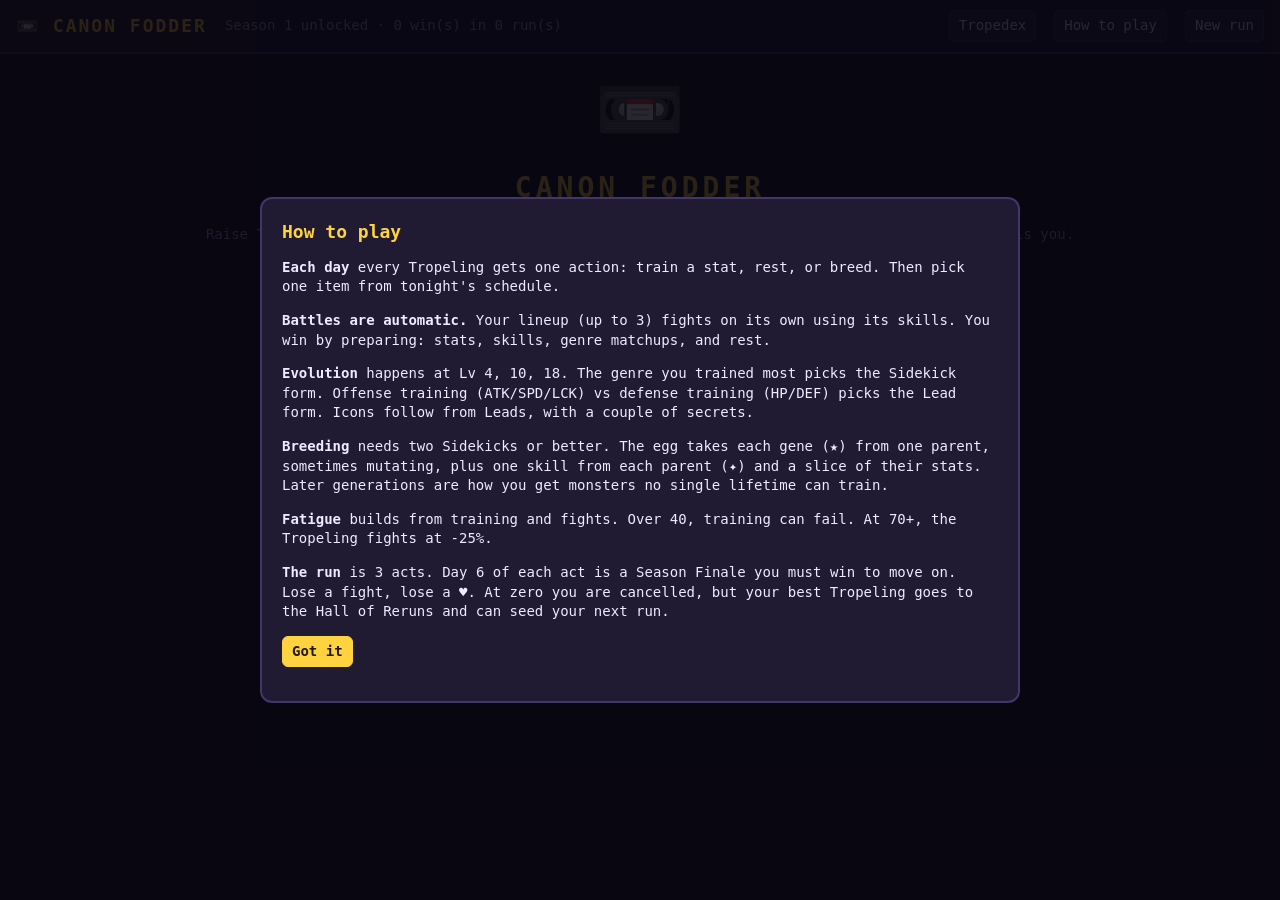
<file: canon-fodder/index.html>
<!doctype html>
<html lang="en">
<head>
<meta charset="utf-8">
<meta name="viewport" content="width=device-width, initial-scale=1">
<title>Canon Fodder</title>
<meta name="claude:viewport-fit-sides" content="cover">
<style>
  :root { color-scheme:dark; --gl:max(16px, env(safe-area-inset-left, 0px)); --gr:max(16px, env(safe-area-inset-right, 0px)); --bg:#14101f; --panel:#211a33; --panel2:#2c2344; --line:#43366a; --text:#efeaff; --dim:#a79cc9; --accent:#ffd23f; --good:#5fe08a; --bad:#ff5d73; }
  * { box-sizing: border-box; }
  body { margin:0; background:var(--bg); color:var(--text); font:14px/1.4 ui-monospace, "SF Mono", Menlo, Consolas, monospace; }
  button { font:inherit; color:var(--text); background:var(--panel2); border:1px solid var(--line); border-radius:6px; padding:5px 9px; cursor:pointer; }
  button:hover:not(:disabled) { border-color:var(--accent); }
  button:disabled { opacity:.4; cursor:default; }
  button.primary { background:var(--accent); color:#221a00; border-color:var(--accent); font-weight:700; }
  button.on { border-color:var(--good); color:var(--good); }
  body::before { content:""; position:fixed; inset:0 0 auto; height:env(safe-area-inset-top, 0px); z-index:10; background:var(--panel); }
  header { display:flex; flex-wrap:wrap; gap:8px 18px; align-items:center; padding-block:10px; padding-left:var(--gl); padding-right:var(--gr); border-bottom:2px solid var(--line); background:var(--panel); position:sticky; top:env(safe-area-inset-top, 0px); z-index:5; }
  header h1 { font-size:18px; margin:0; letter-spacing:2px; color:var(--accent); }
  header .sp { flex:1; }
  .wrap { max-width:1200px; margin:0 auto; padding-block:16px; padding-left:var(--gl); padding-right:var(--gr); display:grid; grid-template-columns:1fr 330px; gap:16px; }
  @media (max-width:900px) { .wrap { grid-template-columns:1fr; } }
  .wrap > div { min-width:0; }
  input { font:inherit; color:var(--text); background:#0d0a16; border:1px solid var(--line); border-radius:6px; padding:6px 8px; }
  :focus-visible { outline:2px solid var(--accent); outline-offset:1px; }
  @media (max-width:520px) { .arena { grid-template-columns:1fr; } .arena > .dim { text-align:center; } .unit .e { font-size:26px; } .modal { padding:14px; } .big { font-size:54px; } header h1 { font-size:15px; } button { padding:7px 10px; } .row button { font-size:13px; padding:6px 9px; } }
  @media (prefers-reduced-motion: reduce) { * { animation:none !important; transition:none !important; } }
  h2 { font-size:13px; text-transform:uppercase; letter-spacing:2px; color:var(--dim); margin:0 0 8px; }
  .cards { display:grid; grid-template-columns:repeat(auto-fill, minmax(min(290px, 100%), 1fr)); gap:12px; }
  .card { background:var(--panel); border:1px solid var(--line); border-radius:10px; padding:12px; }
  .card.team { border-color:var(--accent); }
  .card.pickme { outline:2px dashed var(--good); cursor:pointer; }
  .top { display:flex; gap:10px; align-items:center; }
  .emoji { font-size:44px; line-height:1; width:56px; text-align:center; }
  .name { font-weight:700; font-size:15px; cursor:pointer; }
  .sub { color:var(--dim); font-size:12px; }
  .badge { display:inline-block; padding:0 6px; border-radius:9px; font-size:11px; border:1px solid currentColor; }
  .bar { height:6px; background:#0d0a16; border-radius:3px; overflow:hidden; margin:3px 0; }
  .bar > i { display:block; height:100%; background:var(--accent); transition:width .25s; }
  .stats { display:grid; grid-template-columns:repeat(5, 1fr); gap:4px; margin:8px 0; text-align:center; }
  .stats div { background:var(--panel2); border-radius:6px; padding:3px 0; }
  .stats b { display:block; font-size:10px; color:var(--dim); }
  .stats small { display:block; font-size:9px; color:var(--accent); letter-spacing:-1px; }
  .skills { display:flex; flex-wrap:wrap; gap:4px; margin:6px 0; min-height:22px; }
  .chip { font-size:11px; padding:1px 7px; border-radius:9px; background:var(--panel2); border:1px solid var(--line); cursor:help; }
  .chip.inh { border-color:var(--accent); }
  .chip.passive { font-style:italic; }
  .row { display:flex; flex-wrap:wrap; gap:4px; margin-top:6px; }
  .row button { font-size:12px; padding:3px 7px; }
  .opt { background:var(--panel); border:1px solid var(--line); border-radius:10px; padding:10px; margin-bottom:10px; }
  .opt .foes { font-size:24px; margin:4px 0; }
  .log { background:var(--panel); border:1px solid var(--line); border-radius:10px; padding:10px; max-height:260px; overflow:auto; font-size:12px; color:var(--dim); }
  .log div:first-child { color:var(--text); }
  .overlay { position:fixed; inset:0; background:rgba(8,5,16,.86); display:flex; align-items:center; justify-content:center; z-index:20; padding:calc(16px + env(safe-area-inset-top, 0px)) var(--gr) calc(16px + env(safe-area-inset-bottom, 0px)) var(--gl); overflow:auto; }
  .modal { background:var(--panel); border:2px solid var(--line); border-radius:12px; padding:20px; max-width:760px; width:100%; max-height:95vh; overflow:auto; }
  .modal h3 { margin:0 0 10px; color:var(--accent); font-size:18px; }
  .center { text-align:center; }
  .big { font-size:72px; line-height:1.1; }
  .arena { display:grid; grid-template-columns:1fr auto 1fr; gap:10px; align-items:center; margin:12px 0; }
  .side { display:flex; flex-direction:column; gap:8px; }
  .unit { background:var(--panel2); border:1px solid var(--line); border-radius:8px; padding:6px 8px; display:flex; gap:8px; align-items:center; transition:transform .12s, opacity .3s; position:relative; }
  .unit .e { font-size:34px; }
  .unit .info { flex:1; min-width:0; font-size:12px; }
  .unit.acting { border-color:var(--accent); transform:scale(1.04); }
  .unit.hit { animation:shake .25s; border-color:var(--bad); }
  .unit.healed { border-color:var(--good); }
  .unit.ko { opacity:.3; filter:grayscale(1); }
  .unit .pop { position:absolute; right:8px; top:-8px; font-weight:700; color:var(--bad); animation:rise .7s forwards; pointer-events:none; }
  .unit .pop.heal { color:var(--good); }
  .side.right .unit { flex-direction:row-reverse; text-align:right; }
  .hpbar > i { background:var(--good); }
  @keyframes shake { 25% { transform:translateX(-5px);} 75% { transform:translateX(5px);} }
  @keyframes rise { to { transform:translateY(-22px); opacity:0; } }
  .ticker { min-height:66px; background:#0d0a16; border-radius:8px; padding:8px 10px; font-size:13px; }
  .ticker div:not(:last-child) { color:var(--dim); font-size:12px; }
  .grid2 { display:grid; grid-template-columns:repeat(auto-fill, minmax(200px, 1fr)); gap:10px; }
  .dex { display:grid; grid-template-columns:repeat(auto-fill, minmax(150px, 1fr)); gap:8px; }
  .dex div { background:var(--panel2); border-radius:8px; padding:8px; text-align:center; font-size:12px; }
  .dex .e { font-size:30px; }
  .toast { position:fixed; bottom:calc(18px + env(safe-area-inset-bottom, 0px)); left:50%; transform:translateX(-50%); background:var(--accent); color:#221a00; padding:8px 14px; border-radius:8px; z-index:50; max-width:90vw; font-weight:600; }
  .good { color:var(--good); } .bad { color:var(--bad); } .dim { color:var(--dim); } .acc { color:var(--accent); }
  .wheel { font-size:12px; color:var(--dim); margin-top:8px; }
</style>
</head>
<body>
<header>
  <h1>📼 CANON FODDER</h1>
  <span id="hud"></span>
  <span class="sp"></span>
  <button data-a="dex">Tropedex</button>
  <button data-a="help">How to play</button>
  <button data-a="abandon">New run</button>
</header>
<div id="app"></div>
<div id="modal"></div>
<script src="data.js"></script>
<script src="logic.js"></script>
<script src="main.js"></script>
</body>
</html>
</file>
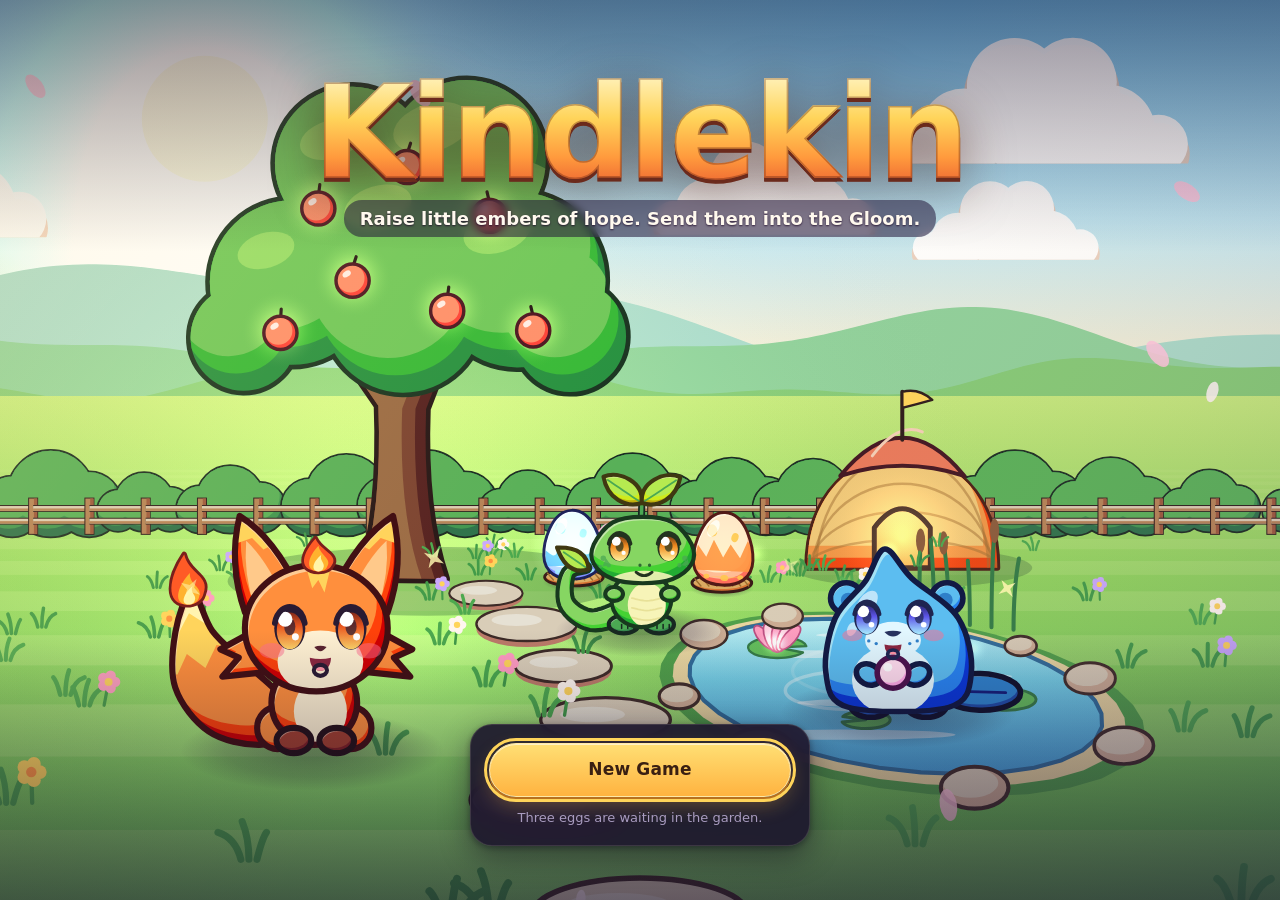
<file: kindlekin/index.html>
<!doctype html>
<html lang="en">
<head>
<meta charset="utf-8">
<meta name="viewport" content="width=device-width, initial-scale=1, viewport-fit=cover">
<meta name="theme-color" content="#171322">
<title>Kindlekin</title>
<link rel="stylesheet" href="style.css">
</head>
<body>
<canvas id="world" aria-hidden="true"></canvas>
<div id="ui"></div>
<div id="toasts" aria-live="polite"></div>
<noscript><p class="noscript">Kindlekin needs JavaScript to run.</p></noscript>
<script type="module" src="src/main.js"></script>
</body>
</html>
</file>
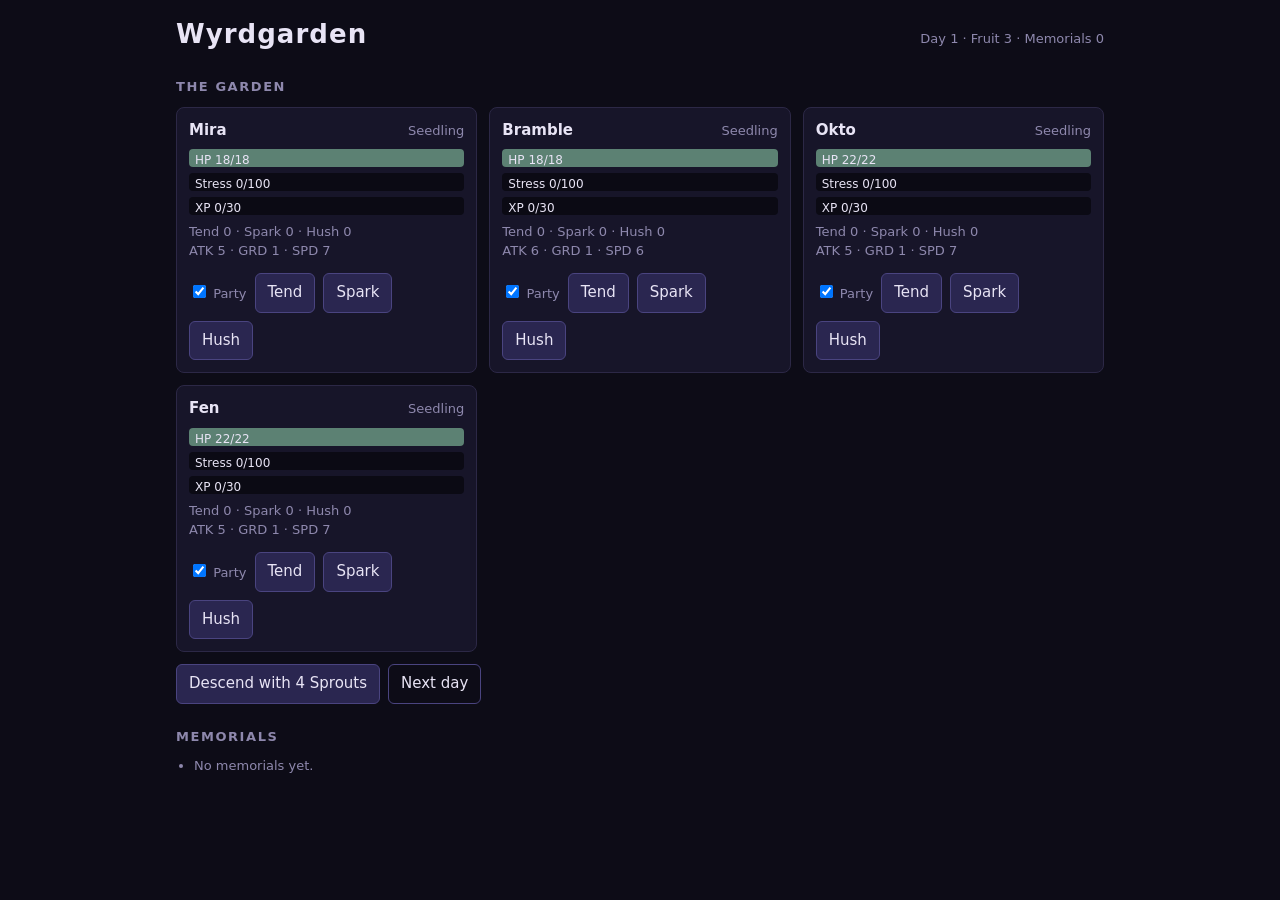
<file: prototype/index.html>
<!doctype html>
<html lang="en">
<head>
  <meta charset="utf-8">
  <meta name="viewport" content="width=device-width, initial-scale=1">
  <title>Wyrdgarden Prototype</title>
  <style>
    :root {
      --ink: #0d0c17;
      --panel: #171529;
      --line: #2c2846;
      --text: #e8e4f5;
      --muted: #8e88ad;
      --glow: #9fe3c1;
      --blight: #c26bd1;
      --danger: #e0676b;
    }
    * { box-sizing: border-box; }
    body {
      margin: 0;
      background: var(--ink);
      color: var(--text);
      font: 15px/1.45 system-ui, -apple-system, "Segoe UI", sans-serif;
    }
    main { max-width: 960px; margin: 0 auto; padding: 16px; }
    h1 { margin: 0; font-size: 26px; letter-spacing: 0.04em; }
    h2 { font-size: 13px; text-transform: uppercase; letter-spacing: 0.12em; color: var(--muted); margin: 24px 0 10px; }
    h3 { font-size: 14px; color: var(--muted); margin: 16px 0 8px; }
    header { display: flex; flex-wrap: wrap; justify-content: space-between; align-items: baseline; gap: 8px; }
    .stats, .muted { color: var(--muted); font-size: 13px; }
    .note { background: var(--panel); border-left: 3px solid var(--glow); padding: 8px 12px; border-radius: 4px; }
    .roster { display: grid; grid-template-columns: repeat(auto-fill, minmax(240px, 1fr)); gap: 12px; }
    .sprout, .member, .boon, .panel {
      background: var(--panel);
      border: 1px solid var(--line);
      border-radius: 8px;
      padding: 12px;
    }
    .head { display: flex; justify-content: space-between; gap: 8px; align-items: baseline; }
    .bars { margin: 8px 0; display: grid; gap: 6px; }
    .bar { position: relative; height: 18px; background: #0b0a14; border-radius: 4px; overflow: hidden; }
    .bar span { position: absolute; inset: 0 auto 0 0; background: var(--glow); opacity: 0.55; }
    .bar.stress span { background: var(--blight); }
    .bar.xp span { background: #8fb8ff; }
    .bar em { position: relative; font-style: normal; font-size: 12px; padding: 0 6px; line-height: 18px; }
    .care { margin: 4px 0 8px; }
    .tag { display: inline-block; font-size: 12px; border: 1px solid var(--blight); color: var(--blight); border-radius: 4px; padding: 0 6px; margin: 2px 4px 2px 0; }
    .tag.virtue { border-color: var(--glow); color: var(--glow); }
    .row { display: flex; flex-wrap: wrap; gap: 8px; align-items: center; margin-top: 12px; }
    button {
      background: #2a2650;
      color: var(--text);
      border: 1px solid #4a4480;
      border-radius: 6px;
      padding: 8px 12px;
      font: inherit;
      cursor: pointer;
    }
    button:hover:not(:disabled) { background: #36306a; }
    button:disabled { opacity: 0.4; cursor: not-allowed; }
    button.ghost { background: transparent; }
    button.danger { border-color: var(--danger); color: var(--danger); }
    .boon { display: flex; flex-direction: column; text-align: left; gap: 4px; margin-bottom: 8px; width: 100%; }
    .boon span { color: var(--muted); font-size: 13px; }
    .pips { display: flex; gap: 8px; font-size: 18px; color: var(--muted); }
    .pip.done { color: var(--glow); }
    .pip.now { color: var(--text); }
    .fallen { opacity: 0.5; }
    .log { list-style: none; padding: 0; margin: 0; max-height: 320px; overflow-y: auto; font-size: 14px; }
    .log li { padding: 4px 0; border-bottom: 1px solid var(--line); }
    .memorials { padding-left: 18px; margin: 0; }
    label { font-size: 13px; color: var(--muted); }
  </style>
</head>
<body>
  <main id="app"></main>
  <script src="logic.js"></script>
  <script src="main.js"></script>
</body>
</html>
</file>
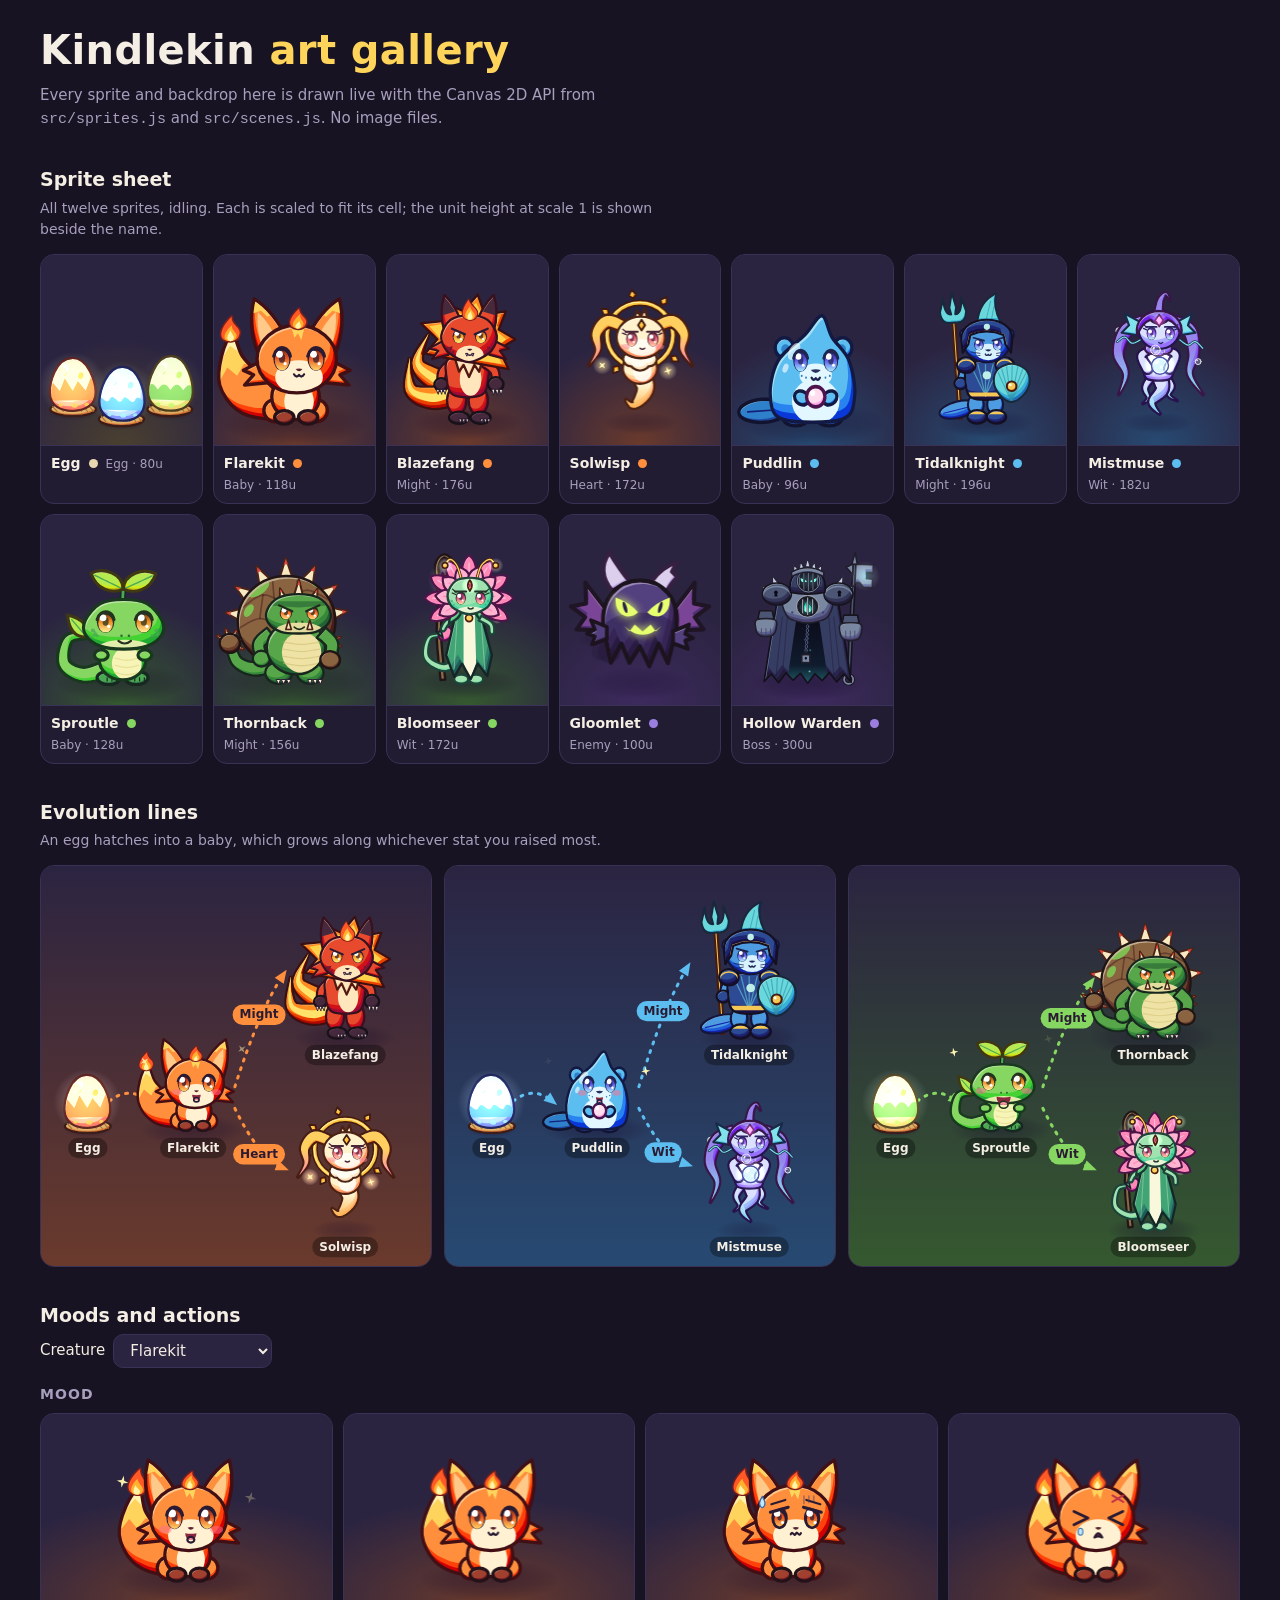
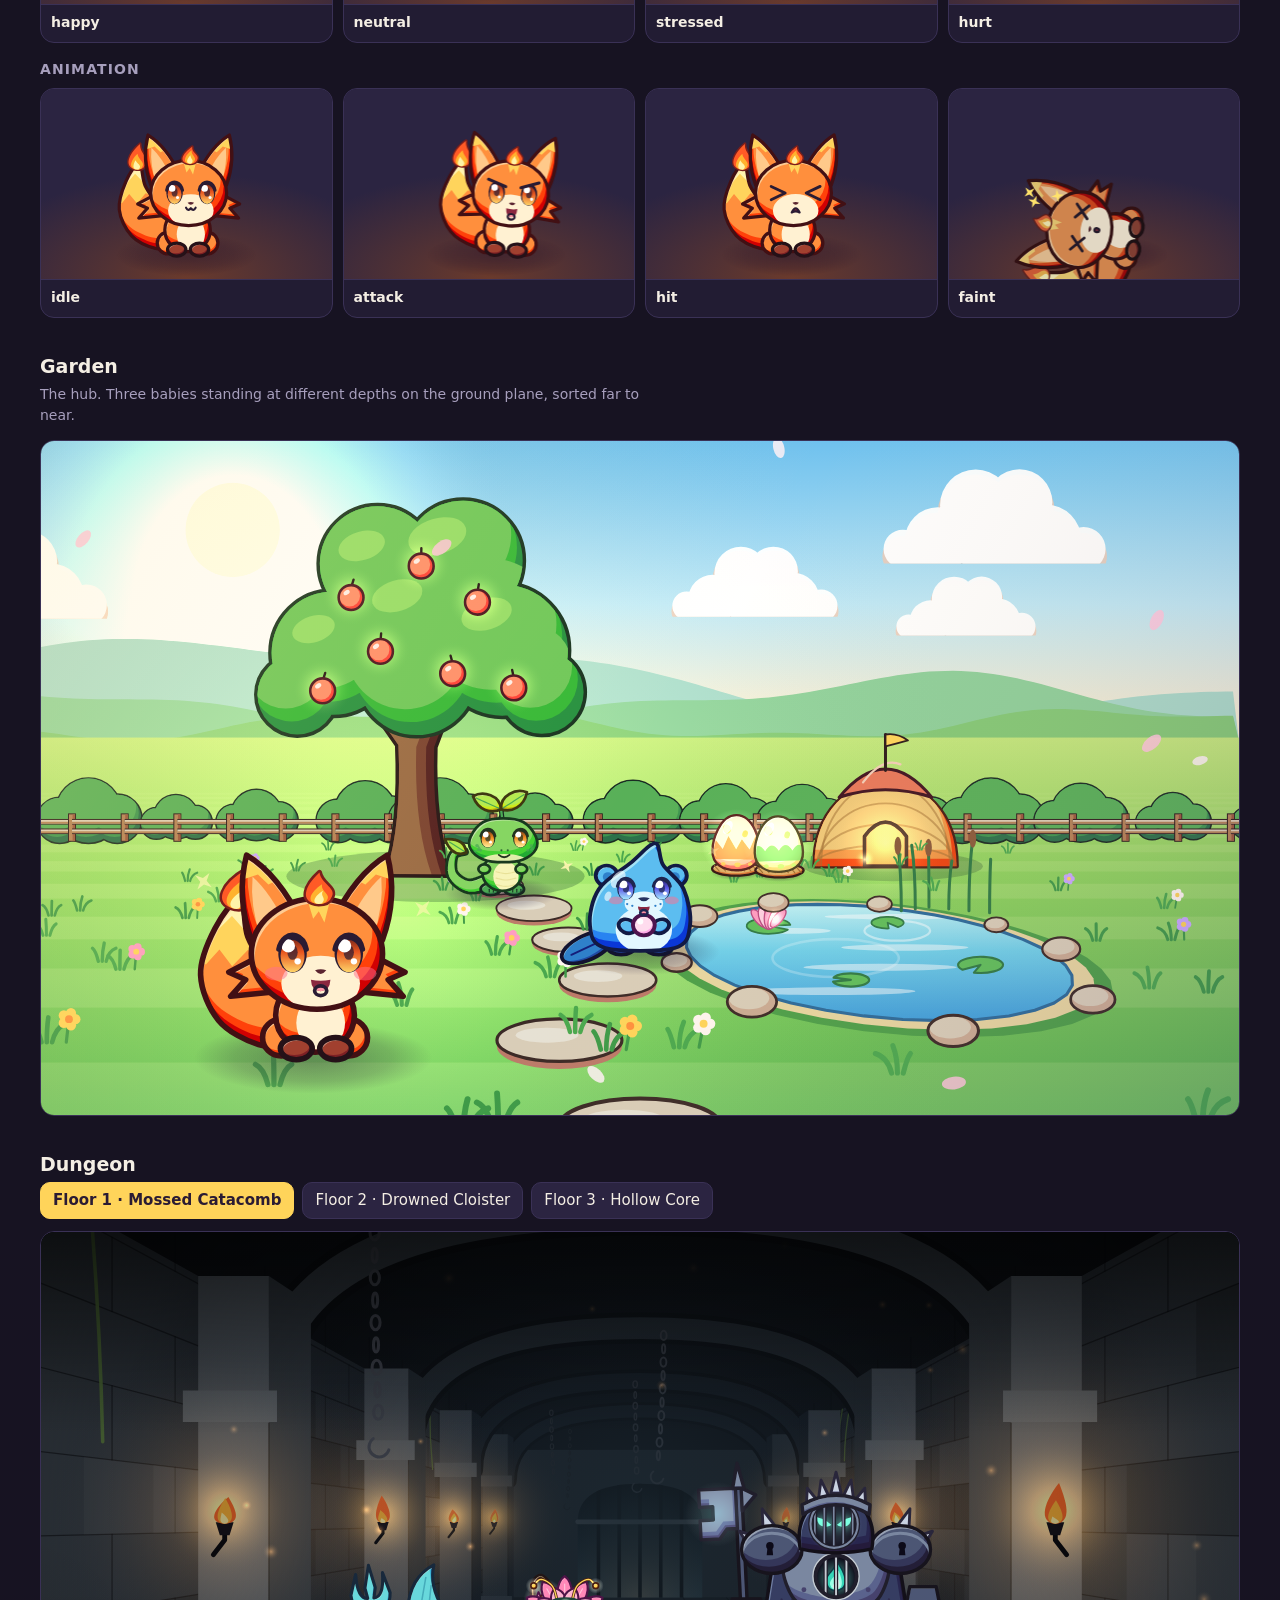
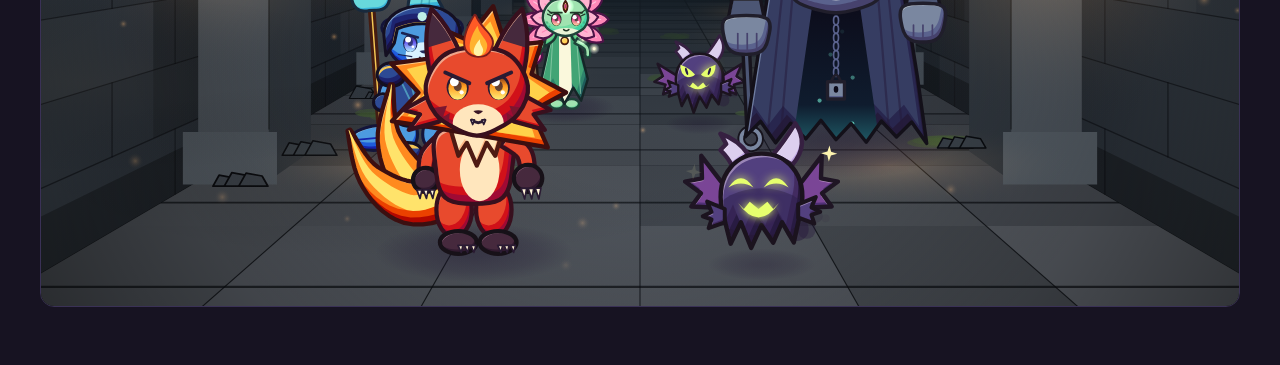
<file: kindlekin/art/gallery.html>
<!doctype html>
<html lang="en">
<head>
<meta charset="utf-8">
<meta name="viewport" content="width=device-width, initial-scale=1">
<title>Kindlekin Art Gallery</title>
<style>
  :root {
    --bg: #171322; --panel: #221c33; --panel2: #2b2441; --ink: #f4eee4; --dim: #a79fbd; --line: #3a3156;
    --fire: #ff8f3d; --water: #5cbdf0; --leaf: #86d662; --shadow: #9a7fe0; --gold: #ffd45a;
  }
  * { box-sizing: border-box; }
  html, body { margin: 0; background: var(--bg); color: var(--ink); }
  body { font: 15px/1.5 ui-rounded, "Nunito", "Segoe UI", system-ui, sans-serif; padding: 20px 16px 60px; }
  main { max-width: 1200px; margin: 0 auto; }
  header h1 { font-size: clamp(26px, 5vw, 40px); margin: 0 0 4px; letter-spacing: 0.01em; text-wrap: balance; }
  header h1 span { color: var(--gold); }
  header p { margin: 0; color: var(--dim); max-width: 62ch; }
  section { margin-top: 34px; }
  h2 { font-size: 19px; margin: 0 0 4px; }
  .note { color: var(--dim); margin: 0 0 14px; font-size: 14px; max-width: 70ch; }
  canvas { display: block; width: 100%; }
  .sheet { display: grid; grid-template-columns: repeat(auto-fill, minmax(150px, 1fr)); gap: 10px; }
  .cell { margin: 0; background: var(--panel); border: 1px solid var(--line); border-radius: 14px; overflow: hidden; min-width: 0; }
  .cell canvas { height: 190px; background: radial-gradient(120% 90% at 50% 100%, var(--tint, #3a3156) 0%, var(--panel2) 62%); }
  .cell figcaption { padding: 7px 10px 9px; display: flex; flex-wrap: wrap; align-items: baseline; gap: 2px 8px; border-top: 1px solid var(--line); }
  .cell b { font-size: 14px; }
  .cell small { color: var(--dim); font-size: 12px; text-transform: capitalize; }
  .dot { width: 9px; height: 9px; border-radius: 50%; display: inline-block; background: var(--c); align-self: center; }
  .trees { display: grid; grid-template-columns: repeat(auto-fit, minmax(300px, 1fr)); gap: 12px; }
  .tree { background: var(--panel); border: 1px solid var(--line); border-radius: 14px; overflow: hidden; min-width: 0; }
  .tree canvas { height: 400px; }
  .row4 { display: grid; grid-template-columns: repeat(4, 1fr); gap: 10px; }
  @media (max-width: 640px) { .row4 { grid-template-columns: repeat(2, 1fr); } }
  .controls { display: flex; flex-wrap: wrap; gap: 8px; align-items: center; margin: 0 0 12px; }
  select, button { font: inherit; color: var(--ink); background: var(--panel2); border: 1px solid var(--line); border-radius: 10px; padding: 6px 12px; cursor: pointer; }
  button[aria-pressed="true"] { background: var(--gold); color: #2a1b33; border-color: var(--gold); font-weight: 700; }
  button:focus-visible, select:focus-visible { outline: 2px solid var(--gold); outline-offset: 2px; }
  .scene { border-radius: 14px; overflow: hidden; border: 1px solid var(--line); background: #000; }
  .scene canvas { aspect-ratio: 16 / 9; }
  @media (max-width: 640px) { .scene canvas { aspect-ratio: 1 / 1; } }
  h3 { font-size: 14px; color: var(--dim); font-weight: 600; margin: 16px 0 8px; text-transform: uppercase; letter-spacing: 0.08em; }
</style>
</head>
<body>
<main>
  <header>
    <h1>Kindlekin <span>art gallery</span></h1>
    <p>Every sprite and backdrop here is drawn live with the Canvas 2D API from <code>src/sprites.js</code> and <code>src/scenes.js</code>. No image files.</p>
  </header>

  <section id="sheet">
    <h2>Sprite sheet</h2>
    <p class="note">All twelve sprites, idling. Each is scaled to fit its cell; the unit height at scale 1 is shown beside the name.</p>
    <div class="sheet" id="sheetGrid"></div>
  </section>

  <section id="evo">
    <h2>Evolution lines</h2>
    <p class="note">An egg hatches into a baby, which grows along whichever stat you raised most.</p>
    <div class="trees" id="trees"></div>
  </section>

  <section id="moods">
    <h2>Moods and actions</h2>
    <div class="controls">
      <label for="moodPick">Creature</label>
      <select id="moodPick"></select>
    </div>
    <h3>Mood</h3>
    <div class="row4" id="moodRow"></div>
    <h3>Animation</h3>
    <div class="row4" id="animRow"></div>
  </section>

  <section id="garden">
    <h2>Garden</h2>
    <p class="note">The hub. Three babies standing at different depths on the ground plane, sorted far to near.</p>
    <div class="scene"><canvas id="gardenCv"></canvas></div>
  </section>

  <section id="dungeon">
    <h2>Dungeon</h2>
    <div class="controls" id="floorBtns" role="group" aria-label="Dungeon floor"></div>
    <div class="scene"><canvas id="dungeonCv"></canvas></div>
  </section>
</main>

<script type="module">
import { drawCreature, drawShadow, SPRITE_IDS, SPRITE_META } from '../src/sprites.js';
import { drawGarden, drawDungeon, groundToScreen, DUNGEON_FLOORS } from '../src/scenes.js';

const qs = new URLSearchParams(location.search);
const frozen = qs.has('t') ? parseFloat(qs.get('t')) : null;
const EL = { fire: '#ff8f3d', water: '#5cbdf0', leaf: '#86d662', shadow: '#9a7fe0' };
const TINT = { fire: '#6a3a2c', water: '#274a72', leaf: '#35592f', shadow: '#3d2a5e' };

// ---- tiny canvas manager: DPR aware, only paints canvases that are on screen
const views = [];
const io = 'IntersectionObserver' in window ? new IntersectionObserver((es) => es.forEach((e) => { e.target._vis = e.isIntersecting; }), { rootMargin: '200px' }) : null;
function view(cv, draw) {
  cv._vis = true; if (io) io.observe(cv);
  views.push({ cv, ctx: cv.getContext('2d'), draw });
  return cv;
}
function frame(now) {
  const t = frozen ?? now / 1000;
  const dpr = Math.min(window.devicePixelRatio || 1, 3);
  for (const v of views) {
    if (!v.cv._vis && frozen == null) continue;
    const w = v.cv.clientWidth, h = v.cv.clientHeight;
    if (!w || !h) continue;
    if (v.cv.width !== Math.round(w * dpr) || v.cv.height !== Math.round(h * dpr)) { v.cv.width = Math.round(w * dpr); v.cv.height = Math.round(h * dpr); }
    v.ctx.setTransform(dpr, 0, 0, dpr, 0, 0);
    v.ctx.clearRect(0, 0, w, h);
    v.draw(v.ctx, w, h, t);
  }
  requestAnimationFrame(frame);
}
const el = (tag, cls, html) => { const e = document.createElement(tag); if (cls) e.className = cls; if (html != null) e.innerHTML = html; return e; };
const fit = (id, w, h, pad = 0.82) => Math.min((h * pad) / SPRITE_META[id].h, (w * 0.9) / SPRITE_META[id].w);

// ---- (a) sprite sheet
const grid = document.getElementById('sheetGrid');
for (const id of SPRITE_IDS) {
  const m = SPRITE_META[id];
  const fig = el('figure', 'cell');
  fig.style.setProperty('--tint', TINT[m.element] || '#4a4030');
  const cv = el('canvas'); cv.setAttribute('role', 'img'); cv.setAttribute('aria-label', m.name);
  fig.append(cv);
  fig.append(el('figcaption', '', `<b>${m.name}</b><span class="dot" style="--c:${EL[m.element] || '#e8d6b0'}"></span><small>${m.role} · ${m.h}u</small>`));
  grid.append(fig);
  view(cv, (ctx, w, h, t) => {
    const gy = h - 22;
    if (id === 'egg') {
      const s = Math.min(fit(id, w / 3, h, 0.6), 1.3);
      ['fire', 'water', 'leaf'].forEach((e, i) => drawCreature(ctx, 'egg', w / 2 + (i - 1) * w * 0.3, gy - (i === 1 ? 0 : 10), { scale: s, t, element: e, seed: i }));
    } else {
      drawCreature(ctx, id, w / 2 - (m.role === 'boss' ? w * 0.03 : 0), gy, { scale: fit(id, w, h - 26), t, facing: 1, mood: 'neutral' });
    }
  });
}

// ---- (b) evolution trees
const LINES = [
  { el: 'fire', baby: 'flarekit', forms: [['blazefang', 'Might'], ['solwisp', 'Heart']] },
  { el: 'water', baby: 'puddlin', forms: [['tidalknight', 'Might'], ['mistmuse', 'Wit']] },
  { el: 'leaf', baby: 'sproutle', forms: [['thornback', 'Might'], ['bloomseer', 'Wit']] },
];
const trees = document.getElementById('trees');
function pill(ctx, text, x, y, bg, fg = '#2a1b33', size = 12) {
  ctx.font = `700 ${size}px ui-rounded, "Segoe UI", system-ui, sans-serif`;
  const tw = ctx.measureText(text).width + 14;
  ctx.fillStyle = bg; ctx.beginPath(); ctx.roundRect(x - tw / 2, y - size * 0.85, tw, size * 1.7, size); ctx.fill();
  ctx.fillStyle = fg; ctx.textAlign = 'center'; ctx.textBaseline = 'middle'; ctx.fillText(text, x, y + 0.5);
}
function arrow(ctx, x0, y0, x1, y1, col, bend = 0) {
  const mx = (x0 + x1) / 2, my = (y0 + y1) / 2 + bend;
  ctx.strokeStyle = col; ctx.lineWidth = 3; ctx.lineCap = 'round'; ctx.setLineDash([2, 7]);
  ctx.beginPath(); ctx.moveTo(x0, y0); ctx.quadraticCurveTo(mx, my, x1, y1); ctx.stroke(); ctx.setLineDash([]);
  const a = Math.atan2(y1 - my, x1 - mx);
  ctx.fillStyle = col; ctx.beginPath(); ctx.moveTo(x1 + Math.cos(a) * 6, y1 + Math.sin(a) * 6); ctx.lineTo(x1 + Math.cos(a + 2.5) * 9, y1 + Math.sin(a + 2.5) * 9); ctx.lineTo(x1 + Math.cos(a - 2.5) * 9, y1 + Math.sin(a - 2.5) * 9); ctx.closePath(); ctx.fill();
}
for (const L of LINES) {
  const box = el('div', 'tree'); const cv = el('canvas'); cv.setAttribute('role', 'img');
  cv.setAttribute('aria-label', `${SPRITE_META[L.baby].name} evolution line`);
  box.append(cv); trees.append(box);
  view(cv, (ctx, w, h, t) => {
    const g = ctx.createLinearGradient(0, 0, 0, h); g.addColorStop(0, '#2b2441'); g.addColorStop(1, TINT[L.el]);
    ctx.fillStyle = g; ctx.fillRect(0, 0, w, h);
    const s = Math.min((h * 0.36) / 200, w / 500);
    const xe = w * 0.12, xb = w * 0.39, xf = w * 0.78, yb = h * 0.66, yf = [h * 0.43, h * 0.91];
    const col = EL[L.el];
    arrow(ctx, xe + 30 * s, yb - 40 * s, xb - 62 * s, yb - 40 * s, col, -16);
    L.forms.forEach(([id, stat], i) => {
      const ty = yf[i] - SPRITE_META[id].h * s * 0.5;
      arrow(ctx, xb + 58 * s, yb - 60 * s + i * 30 * s, xf - 86 * s, ty, col, i ? 20 : -20);
      pill(ctx, stat, (xb + 58 * s + xf - 86 * s) / 2, (yb - 60 * s + i * 30 * s + ty) / 2 + (i ? 16 : -16), col);
    });
    drawCreature(ctx, 'egg', xe, yb, { scale: s * 1.05, t, element: L.el });
    drawCreature(ctx, L.baby, xb, yb, { scale: s * 1.15, t, mood: 'happy' });
    L.forms.forEach(([id], i) => drawCreature(ctx, id, xf, yf[i], { scale: s, t }));
    pill(ctx, 'Egg', xe, yb + 18, '#00000055', '#f4eee4');
    pill(ctx, SPRITE_META[L.baby].name, xb, yb + 18, '#00000055', '#f4eee4');
    L.forms.forEach(([id], i) => pill(ctx, SPRITE_META[id].name, xf, yf[i] + 17, '#00000055', '#f4eee4'));
  });
}

// ---- (c) moods + animations
const pick = document.getElementById('moodPick');
for (const id of SPRITE_IDS.filter((i) => i !== 'egg')) pick.append(new Option(SPRITE_META[id].name, id));
pick.value = qs.get('creature') || 'flarekit';
function row(parent, items, optsFor) {
  for (const name of items) {
    const fig = el('figure', 'cell'); const cv = el('canvas'); cv.setAttribute('role', 'img'); cv.setAttribute('aria-label', name);
    fig.append(cv, el('figcaption', '', `<b>${name}</b>`)); parent.append(fig);
    view(cv, (ctx, w, h, t) => {
      const id = pick.value, m = SPRITE_META[id];
      fig.style.setProperty('--tint', TINT[m.element]);
      drawCreature(ctx, id, w / 2, h - 24, { scale: fit(id, w, h - 30, 0.8), t, ...optsFor(name) });
    });
  }
}
row(document.getElementById('moodRow'), ['happy', 'neutral', 'stressed', 'hurt'], (mood) => ({ mood }));
row(document.getElementById('animRow'), ['idle', 'attack', 'hit', 'faint'], (anim) => ({ anim }));

// ---- (d) garden
function placeAll(ctx, w, h, t, viewName, actors) {
  const placed = actors.map((a) => ({ ...a, p: groundToScreen(a.u, a.v, w, h, viewName) }));
  placed.sort((a, b) => a.p.y - b.p.y);
  for (const a of placed) drawCreature(ctx, a.id, a.p.x, a.p.y, { ...a.o, scale: a.p.scale * (a.k || 1), t });
}
view(document.getElementById('gardenCv'), (ctx, w, h, t) => {
  drawGarden(ctx, w, h, t);
  placeAll(ctx, w, h, t, 'garden', [
    { id: 'sproutle', u: 0.3, v: 0.78, o: { mood: 'neutral', facing: 1 } },
    { id: 'puddlin', u: 0.5, v: 0.4, o: { mood: 'happy', facing: 1 } },
    { id: 'flarekit', u: 0.27, v: 0.06, o: { mood: 'happy', facing: 1 } },
    { id: 'egg', u: 0.73, v: 0.98, o: { element: 'leaf', seed: 1 } },
    { id: 'egg', u: 0.66, v: 1.0, o: { element: 'fire', seed: 2 } },
  ]);
});

// ---- (e) dungeon
let floor = parseInt(qs.get('floor') || '1', 10);
const fb = document.getElementById('floorBtns');
for (const f of [1, 2, 3]) {
  const b = el('button', '', `Floor ${f} · ${DUNGEON_FLOORS[f].name}`);
  b.type = 'button'; b.setAttribute('aria-pressed', String(f === floor));
  b.onclick = () => { floor = f; [...fb.children].forEach((x, i) => x.setAttribute('aria-pressed', String(i + 1 === f))); };
  fb.append(b);
}
view(document.getElementById('dungeonCv'), (ctx, w, h, t) => {
  drawDungeon(ctx, w, h, t, floor);
  placeAll(ctx, w, h, t, 'dungeon', [
    { id: 'bloomseer', u: 0.36, v: 0.74, o: { facing: 1, mood: 'neutral' } },
    { id: 'tidalknight', u: 0.19, v: 0.4, o: { facing: 1, mood: 'neutral' } },
    { id: 'blazefang', u: 0.33, v: 0.08, o: { facing: 1, mood: 'neutral' } },
    { id: 'hollow_warden', u: 0.8, v: 0.5, o: { facing: -1, mood: 'neutral' } },
    { id: 'gloomlet', u: 0.6, v: 0.62, o: { facing: -1, mood: 'neutral', seed: 1 } },
    { id: 'gloomlet', u: 0.62, v: 0.05, o: { facing: -1, mood: 'happy', seed: 2 } },
  ]);
});

requestAnimationFrame(frame);
window.__ready = true;
</script>
</body>
</html>
</file>
<file: kindlekin/style.css>
/* Kindlekin — UI overlay styles. Dark-cosy panels over a bright painted world. */
:root {
  --bg: #171322;
  --panel: rgba(30, 23, 46, 0.92);
  --panel-solid: #221a33;
  --panel-2: #2d2442;
  --panel-3: #3a2f55;
  --line: rgba(255, 236, 214, 0.12);
  --line-strong: rgba(255, 236, 214, 0.22);
  --ink: #fbf3e6;
  --ink-2: #d9cde6;
  --dim: #a99cc0;
  --gold: #ffd45a;
  --gold-2: #ffb340;
  --ember: #ff8a4c;
  --rose: #ff6f8e;
  --good: #8fe07a;
  --warn: #ffbf5a;
  --bad: #ff6a6a;
  --fire: #ff8f3d;
  --water: #5cbdf0;
  --leaf: #86d662;
  --shadow-el: #9a7fe0;
  --might: #ff7b57;
  --wit: #63b9ff;
  --heart: #ff7fb5;
  --hp: #7ee08a;
  --bond: #ffc95c;
  --stress: #b48cff;
  --r-lg: 22px;
  --r-md: 14px;
  --r-sm: 10px;
  --shadow: 0 10px 30px rgba(10, 4, 24, 0.45), 0 2px 6px rgba(10, 4, 24, 0.35);
  --font: ui-rounded, "SF Pro Rounded", "Nunito", "Segoe UI", system-ui, -apple-system, Roboto, sans-serif;
  --safe-t: env(safe-area-inset-top, 0px);
  --safe-b: env(safe-area-inset-bottom, 0px);
}

* { box-sizing: border-box; }
html, body { margin: 0; height: 100%; overflow: hidden; background: var(--bg); color: var(--ink); }
body { font: 15px/1.4 var(--font); -webkit-font-smoothing: antialiased; -webkit-tap-highlight-color: transparent; user-select: none; -webkit-user-select: none; }
#world { position: fixed; inset: 0; display: block; touch-action: none; }
#ui { position: fixed; inset: 0; pointer-events: none; z-index: 2; }
#ui > * { pointer-events: auto; }
#ui .pass { pointer-events: none; }
#ui .pass > * { pointer-events: auto; }
.noscript { position: fixed; inset: 0; display: grid; place-items: center; }

button { font: inherit; color: inherit; }
h1, h2, h3 { margin: 0; line-height: 1.15; text-wrap: balance; }
p { margin: 0; }
.muted { color: var(--dim); }

/* ---------- buttons ---------- */
.btn {
  min-height: 44px; min-width: 44px; padding: 0 18px;
  display: inline-flex; align-items: center; justify-content: center; gap: 8px;
  border-radius: 999px; border: 1px solid var(--line-strong);
  background: linear-gradient(180deg, #3d3259, #2e2545);
  color: var(--ink); font-weight: 700; font-size: 15px; letter-spacing: 0.01em;
  cursor: pointer; transition: transform 0.12s ease, filter 0.15s ease, background 0.2s;
  box-shadow: 0 2px 0 rgba(0, 0, 0, 0.25), inset 0 1px 0 rgba(255, 255, 255, 0.08);
  white-space: nowrap;
}
.btn:hover:not(:disabled) { filter: brightness(1.12); }
.btn:active:not(:disabled) { transform: translateY(1px) scale(0.98); }
.btn:focus-visible { outline: 3px solid var(--gold); outline-offset: 2px; }
.btn:disabled { opacity: 0.45; cursor: not-allowed; filter: saturate(0.4); }
.btn-primary { background: linear-gradient(180deg, #ffdf74, #ffb340); color: #3a1f12; border-color: #ffe9a6; box-shadow: 0 3px 0 #b8701f, 0 8px 20px rgba(255, 179, 64, 0.3), inset 0 1px 0 rgba(255, 255, 255, 0.6); }
.btn-danger { background: linear-gradient(180deg, #ff8b7a, #e0574d); color: #2e0d0b; border-color: #ffb3a6; box-shadow: 0 3px 0 #8f2b25; }
.btn-ghost { background: rgba(255, 255, 255, 0.06); box-shadow: none; }
.btn-icon { padding: 0; width: 44px; border-radius: 50%; }
.btn svg { width: 20px; height: 20px; flex: none; }
.btn-lg { min-height: 54px; font-size: 17px; padding: 0 26px; }

/* ---------- panels ---------- */
.panel {
  background: var(--panel);
  border: 1px solid var(--line);
  border-radius: var(--r-lg);
  box-shadow: var(--shadow);
  backdrop-filter: blur(10px) saturate(1.2);
  -webkit-backdrop-filter: blur(10px) saturate(1.2);
}
.chip { display: inline-flex; align-items: center; gap: 6px; padding: 3px 10px; border-radius: 999px; font-size: 12.5px; font-weight: 700; background: rgba(255, 255, 255, 0.08); color: var(--ink-2); white-space: nowrap; }
.chip .dot { width: 8px; height: 8px; border-radius: 50%; background: var(--c, var(--dim)); box-shadow: 0 0 8px var(--c, transparent); }
.chip-fire { --c: var(--fire); }
.chip-water { --c: var(--water); }
.chip-leaf { --c: var(--leaf); }
.chip-bad { background: rgba(255, 106, 106, 0.18); color: #ffb0a6; }
.chip-gold { background: rgba(255, 212, 90, 0.16); color: var(--gold); }

/* ---------- toasts ---------- */
#toasts { position: fixed; left: 50%; top: calc(76px + var(--safe-t)); transform: translateX(-50%); z-index: 50; display: flex; flex-direction: column; align-items: center; gap: 8px; pointer-events: none; width: min(92vw, 420px); }
.toast { padding: 10px 18px; border-radius: 999px; background: rgba(28, 20, 44, 0.95); border: 1px solid var(--line-strong); box-shadow: var(--shadow); font-weight: 700; font-size: 15px; text-align: center; opacity: 0; transform: translateY(-8px) scale(0.96); transition: opacity 0.25s, transform 0.25s cubic-bezier(.2, 1.4, .4, 1); }
.toast.in { opacity: 1; transform: none; }
.toast.out { opacity: 0; transform: translateY(-6px); }
.toast-gold { background: linear-gradient(180deg, #4a3514, #33240e); border-color: rgba(255, 212, 90, 0.5); color: var(--gold); }

/* ---------- modals ---------- */
.modal-wrap { position: fixed; inset: 0; display: grid; place-items: center; padding: 16px; background: rgba(12, 8, 22, 0.55); z-index: 20; animation: fadeIn 0.2s ease; }
.modal { width: min(100%, 460px); max-height: calc(100% - 16px); overflow: auto; padding: 22px; animation: popIn 0.28s cubic-bezier(.2, 1.3, .4, 1); }
.modal h2 { font-size: 22px; margin-bottom: 6px; }
.modal .actions-row { display: flex; gap: 10px; justify-content: flex-end; margin-top: 18px; flex-wrap: wrap; }
.modal .actions-row .btn { flex: 1 1 140px; }
.notbuilt { text-align: center; display: grid; gap: 12px; justify-items: center; }
.nb-badge { font-size: 12px; font-weight: 800; letter-spacing: 0.1em; text-transform: uppercase; color: var(--gold); background: rgba(255, 212, 90, 0.12); padding: 4px 12px; border-radius: 999px; }
@keyframes fadeIn { from { opacity: 0; } }
@keyframes popIn { from { opacity: 0; transform: translateY(12px) scale(0.96); } }

/* =================================================================== TITLE */
.title-screen { position: fixed; inset: 0; display: flex; flex-direction: column; align-items: center; justify-content: space-between; padding: calc(8vh + var(--safe-t)) 16px calc(6vh + var(--safe-b)); text-align: center; }
.logo { display: grid; justify-items: center; gap: 6px; animation: popIn 0.7s cubic-bezier(.2, 1.3, .4, 1); }
.logo-word {
  font-size: clamp(56px, 15vw, 128px); font-weight: 900; letter-spacing: -0.02em; line-height: 0.95;
  background: linear-gradient(180deg, #fff4c2 0%, #ffd45a 38%, #ff9a3d 70%, #e8582f 100%);
  -webkit-background-clip: text; background-clip: text; color: transparent;
  filter: drop-shadow(0 4px 0 #6b2a1c) drop-shadow(0 10px 24px rgba(60, 20, 10, 0.55));
  -webkit-text-stroke: 1.5px rgba(90, 30, 15, 0.35);
}
.logo-word .flame { display: inline-block; background: inherit; -webkit-background-clip: text; background-clip: text; color: transparent; background-size: 100% 100%; animation: flicker 2.6s ease-in-out infinite; transform-origin: 50% 90%; }
@keyframes flicker { 0%, 100% { transform: rotate(-2deg) scale(1); } 50% { transform: rotate(2deg) scale(1.04); } }
.tagline { font-size: clamp(14px, 3.6vw, 18px); font-weight: 800; color: #fff9ee; text-shadow: 0 1px 2px rgba(30, 10, 40, 0.8); max-width: 48ch; padding: 6px 16px; border-radius: 18px; background: rgba(36, 22, 58, 0.55); backdrop-filter: blur(4px); -webkit-backdrop-filter: blur(4px); }
.title-menu { width: min(100%, 340px); display: grid; gap: 12px; padding: 18px; }
.title-menu .btn { width: 100%; }
.title-meta { font-size: 13px; color: var(--dim); }

/* =================================================================== GARDEN */
.hud { position: fixed; top: calc(10px + var(--safe-t)); left: 10px; right: 10px; display: flex; gap: 8px; align-items: flex-start; justify-content: space-between; z-index: 5; }
.hud-left, .hud-right { display: flex; gap: 8px; align-items: center; flex-wrap: wrap; }
.hud-card { display: flex; align-items: center; gap: 12px; padding: 6px 8px 6px 14px; border-radius: 999px; min-height: 52px; }
.day { display: grid; line-height: 1; }
.day small { font-size: 10.5px; font-weight: 800; letter-spacing: 0.12em; color: var(--dim); text-transform: uppercase; }
.day b { font-size: 22px; font-weight: 900; }
.sep { width: 1px; align-self: stretch; margin: 6px 0; background: var(--line); }
.pips { display: flex; gap: 5px; align-items: center; }
.pip { width: 13px; height: 13px; border-radius: 50%; background: rgba(255, 255, 255, 0.1); box-shadow: inset 0 1px 2px rgba(0, 0, 0, 0.4); transition: background 0.3s, transform 0.3s; }
.pip.on { background: radial-gradient(circle at 35% 30%, #fff6c8, var(--gold) 45%, var(--gold-2)); box-shadow: 0 0 8px rgba(255, 212, 90, 0.6); }
.pip.extra.on { background: radial-gradient(circle at 35% 30%, #fff, #ffb7d4 45%, var(--rose)); box-shadow: 0 0 8px rgba(255, 111, 142, 0.6); }
.pips-label { font-size: 12px; font-weight: 700; color: var(--dim); }
.motes { display: inline-flex; align-items: center; gap: 6px; font-weight: 800; font-size: 17px; }
.mote-ico { width: 18px; height: 18px; border-radius: 50%; background: radial-gradient(circle at 35% 30%, #fff, #b9f3ff 30%, #5cbdf0 70%, #3a7fd0); box-shadow: 0 0 10px rgba(92, 189, 240, 0.7); }
.btn-buy { min-height: 44px; padding: 0 12px; font-size: 13.5px; }
.btn-buy .cost { display: inline-flex; align-items: center; gap: 4px; opacity: 0.85; }
.btn-buy .mote-ico { width: 13px; height: 13px; }

.dock { position: fixed; left: 10px; bottom: calc(12px + var(--safe-b)); display: flex; gap: 10px; align-items: flex-end; z-index: 5; transition: opacity 0.2s, transform 0.25s; }
.dock.hidden { opacity: 0; transform: translateY(20px); pointer-events: none; }
.dock .btn-mem { background: var(--panel); border-color: var(--line-strong); color: var(--ink); backdrop-filter: blur(8px); -webkit-backdrop-filter: blur(8px); padding: 0 16px; }
.dock .btn-mem svg { width: 22px; height: 22px; color: #b9aed0; }
.dock .btn-mem .n { font-weight: 900; }
.hint { position: fixed; left: 50%; bottom: calc(86px + var(--safe-b)); transform: translateX(-50%); padding: 8px 16px; border-radius: 999px; font-weight: 700; font-size: 14px; color: #fff; background: rgba(26, 18, 40, 0.72); white-space: nowrap; animation: fadeIn 0.6s ease 0.6s both; pointer-events: none !important; }

/* care panel */
.care { position: fixed; z-index: 6; display: flex; flex-direction: column; overflow: hidden; transition: transform 0.32s cubic-bezier(.2, 1, .3, 1), opacity 0.25s; }
.care.closed { opacity: 0; pointer-events: none !important; }
.care-head { display: flex; gap: 12px; align-items: center; padding: 16px 16px 10px; }
.portrait { width: 64px; height: 64px; flex: none; border-radius: 18px; background: radial-gradient(110% 90% at 50% 100%, var(--tint, #4a3d63) 0%, #2a2140 75%); border: 1px solid var(--line); }
.care-title { min-width: 0; flex: 1; display: grid; gap: 0; }
.care-title h2 { font-size: 22px; font-weight: 900; min-width: 0; }
.care-name { display: block; max-width: 100%; min-height: 44px; padding: 0 4px; margin-left: -4px; border: 0; border-radius: 10px; background: none; font: inherit; color: inherit; text-align: left; cursor: text; overflow: hidden; text-overflow: ellipsis; white-space: nowrap; }
.care-name::after { content: '\270E'; margin-left: 7px; font-size: 0.62em; color: var(--dim); vertical-align: 0.15em; }
.care-name:hover { background: rgba(255, 255, 255, 0.06); }
.care-name:focus-visible { outline: 3px solid var(--gold); outline-offset: 0; }
.care-name-input { width: 100%; min-height: 44px; padding: 0 10px; margin-left: -4px; border-radius: 10px; border: 2px solid var(--gold); background: rgba(0, 0, 0, 0.3); color: var(--ink); font: inherit; font-size: 20px; font-weight: 900; user-select: text; -webkit-user-select: text; outline: none; }
.care-tags { display: flex; gap: 5px; flex-wrap: wrap; }
.care-body { overflow-y: auto; padding: 0 16px 16px; display: grid; gap: 12px; overscroll-behavior: contain; }
.trait { display: flex; gap: 10px; align-items: center; padding: 9px 12px; border-radius: var(--r-md); background: rgba(255, 255, 255, 0.05); font-size: 13.5px; }
.trait b { color: var(--gold); }
.trait .muted { font-size: 12.5px; }
.bars { display: grid; grid-template-columns: auto 1fr auto; gap: 7px 10px; align-items: center; }
.bar-label { font-size: 12.5px; font-weight: 800; color: var(--ink-2); letter-spacing: 0.02em; }
.bar { height: 10px; border-radius: 999px; background: rgba(255, 255, 255, 0.08); overflow: hidden; box-shadow: inset 0 1px 2px rgba(0, 0, 0, 0.45); }
.bar > i { display: block; height: 100%; width: var(--v, 0%); border-radius: inherit; background: linear-gradient(180deg, color-mix(in srgb, var(--c) 70%, #fff), var(--c)); transition: width 0.45s cubic-bezier(.2, 1, .3, 1); }
.bar-val { font-size: 13px; font-weight: 800; font-variant-numeric: tabular-nums; min-width: 46px; text-align: right; }
.bar-val small { color: var(--dim); font-weight: 600; }
.bar-mark { position: relative; }
.bar-mark::after { content: ''; position: absolute; top: -2px; bottom: -2px; left: var(--m); width: 2px; background: rgba(255, 255, 255, 0.55); border-radius: 2px; }
.flash-up { animation: flashUp 0.6s ease; }
@keyframes flashUp { 30% { color: var(--gold); transform: scale(1.15); } }

.evo { padding: 11px 12px; border-radius: var(--r-md); background: linear-gradient(135deg, rgba(255, 212, 90, 0.1), rgba(255, 138, 76, 0.06)); border: 1px solid rgba(255, 212, 90, 0.18); display: grid; gap: 7px; }
.evo-title { font-weight: 800; font-size: 14px; color: var(--gold); display: flex; align-items: center; gap: 7px; }
.evo-line { display: flex; flex-wrap: wrap; gap: 6px; align-items: center; font-size: 13px; }
.evo-line b { min-width: 86px; }
.req { padding: 2px 8px; border-radius: 999px; background: rgba(255, 255, 255, 0.07); font-weight: 700; font-size: 12px; font-variant-numeric: tabular-nums; }
.req.met { background: rgba(143, 224, 122, 0.18); color: var(--good); }
.egg-progress { display: flex; gap: 6px; }
.egg-progress i { flex: 1; height: 8px; border-radius: 999px; background: rgba(255, 255, 255, 0.1); }
.egg-progress i.on { background: linear-gradient(90deg, var(--gold), var(--ember)); }

.acts { display: grid; grid-template-columns: repeat(3, 1fr); gap: 8px; }
.act {
  min-height: 64px; padding: 8px 4px 7px; border-radius: var(--r-md); border: 1px solid var(--line);
  background: linear-gradient(180deg, rgba(255, 255, 255, 0.09), rgba(255, 255, 255, 0.03));
  display: grid; justify-items: center; align-content: center; gap: 3px; cursor: pointer; color: var(--ink);
  transition: transform 0.12s, background 0.2s, border-color 0.2s;
}
.act svg { width: 24px; height: 24px; color: var(--c); filter: drop-shadow(0 0 6px color-mix(in srgb, var(--c) 45%, transparent)); }
.act .an { font-weight: 800; font-size: 14px; }
.act .ae { font-size: 11px; color: var(--dim); font-weight: 700; line-height: 1.15; text-align: center; }
.act:hover:not(:disabled) { border-color: color-mix(in srgb, var(--c) 60%, transparent); background: linear-gradient(180deg, color-mix(in srgb, var(--c) 22%, transparent), rgba(255, 255, 255, 0.03)); }
.act:active:not(:disabled) { transform: scale(0.96); }
.act:focus-visible { outline: 3px solid var(--gold); outline-offset: 1px; }
.act:disabled { cursor: not-allowed; opacity: 0.55; }
.act:disabled svg { filter: grayscale(1); opacity: 0.5; }
.act:disabled .ae { color: #ffb4a0; }
.acts-label { display: flex; justify-content: space-between; align-items: baseline; font-size: 12px; font-weight: 800; letter-spacing: 0.1em; text-transform: uppercase; color: var(--dim); }
.acts-label span:last-child { letter-spacing: 0; text-transform: none; font-weight: 700; }

/* party picker */
.picker-list { display: grid; gap: 8px; margin-top: 14px; }
.pick { display: grid; grid-template-columns: 56px 1fr auto; gap: 12px; align-items: center; padding: 8px 12px 8px 8px; border-radius: var(--r-md); border: 2px solid var(--line); background: rgba(255, 255, 255, 0.04); cursor: pointer; text-align: left; min-height: 72px; color: var(--ink); transition: border-color 0.15s, background 0.15s; }
.pick canvas { width: 56px; height: 56px; border-radius: 12px; background: radial-gradient(110% 90% at 50% 100%, var(--tint, #4a3d63) 0%, #2a2140 75%); }
.pick[aria-pressed="true"] { border-color: var(--gold); background: rgba(255, 212, 90, 0.1); }
.pick:disabled { opacity: 0.5; cursor: not-allowed; }
.pick-info { min-width: 0; display: grid; gap: 4px; }
.pick-name { font-weight: 800; display: flex; gap: 6px; align-items: center; flex-wrap: wrap; }
.mini-bars { display: grid; grid-template-columns: 40px 1fr; gap: 3px 8px; align-items: center; font-size: 11px; font-weight: 800; color: var(--dim); }
.mini-bars .bar { height: 6px; }
.check { width: 28px; height: 28px; border-radius: 50%; border: 2px solid var(--line-strong); display: grid; place-items: center; }
.pick[aria-pressed="true"] .check { background: var(--gold); border-color: var(--gold); color: #3a1f12; }
.check svg { width: 16px; height: 16px; opacity: 0; }
.pick[aria-pressed="true"] .check svg { opacity: 1; }
.warn-note { margin-top: 12px; font-size: 13px; color: var(--warn); display: flex; gap: 8px; align-items: flex-start; }

/* results */
.results h2 { font-size: 26px; }
.result-hero { text-align: center; display: grid; gap: 6px; justify-items: center; }
.result-hero .badge { font-size: 12px; letter-spacing: 0.14em; font-weight: 900; text-transform: uppercase; padding: 4px 12px; border-radius: 999px; }
.badge.win { background: rgba(255, 212, 90, 0.18); color: var(--gold); }
.badge.lose { background: rgba(180, 140, 255, 0.18); color: #cdb6ff; }
.stats-row { display: grid; grid-template-columns: repeat(2, 1fr); gap: 8px; margin-top: 16px; }
.stat-box { padding: 10px; border-radius: var(--r-md); background: rgba(255, 255, 255, 0.05); text-align: center; }
.stat-box b { display: block; font-size: 24px; font-weight: 900; }
.stat-box small { color: var(--dim); font-weight: 700; font-size: 12px; text-transform: uppercase; letter-spacing: 0.08em; }
.name-list { margin-top: 12px; display: grid; gap: 6px; font-size: 14px; }
.name-list .row { display: flex; gap: 8px; align-items: center; flex-wrap: wrap; }

/* memorial */
.stones { display: grid; gap: 8px; margin-top: 14px; }
.stone { display: grid; grid-template-columns: 44px 1fr; gap: 12px; align-items: center; padding: 10px 12px; border-radius: var(--r-md); background: rgba(255, 255, 255, 0.04); }
.stone-ico { width: 44px; height: 50px; border-radius: 22px 22px 8px 8px; background: linear-gradient(180deg, #8a809e, #5c536f); box-shadow: inset 0 -4px 0 rgba(0, 0, 0, 0.2), 0 0 14px rgba(255, 138, 76, 0.25); display: grid; place-items: center; }
.stone-ico i { width: 12px; height: 16px; border-radius: 50% 50% 50% 50% / 60% 60% 40% 40%; background: radial-gradient(circle at 50% 70%, #fff3b0, var(--ember) 60%, #c43c1c); box-shadow: 0 0 10px var(--ember); }
.stone b { font-size: 15px; }
.stone small { display: block; color: var(--dim); font-size: 12.5px; }
.ember-sum { display: flex; gap: 6px; flex-wrap: wrap; margin-top: 8px; }
.empty { text-align: center; padding: 20px 8px; color: var(--dim); }

/* ---------- desktop: care panel docks right ---------- */
@media (min-width: 760px) {
  .care { top: calc(78px + var(--safe-t)); right: 12px; bottom: 12px; width: 360px; max-height: calc(100vh - 90px); height: max-content; }
  .care.closed { transform: translateX(30px); }
  .dock { left: 14px; bottom: 14px; }
}
/* ---------- phone: care panel is a bottom sheet ---------- */
@media (max-width: 759px) {
  body { font-size: 14px; }
  .hud { top: calc(8px + var(--safe-t)); left: 8px; right: 8px; gap: 6px; }
  .hud-card { gap: 9px; padding: 5px 6px 5px 12px; min-height: 48px; }
  .day b { font-size: 19px; }
  .pip { width: 11px; height: 11px; }
  .pips { gap: 4px; }
  .pips-label { display: none; }
  .motes { font-size: 15px; }
  .btn-end { padding: 0; width: 48px; min-height: 48px; border-radius: 50%; }
  .btn-end span { display: none; }
  .btn-end svg { width: 22px; height: 22px; color: var(--gold); }
  .hud-left { flex: 1; min-width: 0; }
  .hud-card { flex: 1; min-width: 0; justify-content: space-between; }
  .acts-label { order: -2; }
  .acts { order: -1; }
  .care { left: 0; right: 0; bottom: 0; max-height: 60vh; border-radius: 24px 24px 0 0; padding-bottom: var(--safe-b); }
  .care.closed { transform: translateY(40px); }
  .care::before { content: ''; display: block; width: 44px; height: 5px; border-radius: 999px; background: rgba(255, 255, 255, 0.22); margin: 8px auto 0; }
  .care-head { padding: 8px 14px 8px; }
  .portrait { width: 54px; height: 54px; border-radius: 15px; }
  .care-title h2 { font-size: 20px; }
  .care-name-input { font-size: 18px; }
  .care-body { padding: 0 14px 14px; gap: 10px; }
  .dock { left: 8px; right: 8px; bottom: calc(10px + var(--safe-b)); }
  .dock .btn-primary { flex: 1; }
  .act { min-height: 58px; }
  .modal { padding: 18px; }
  .dock .btn-mem { background: var(--panel); border-color: var(--line-strong); color: var(--ink); backdrop-filter: blur(8px); -webkit-backdrop-filter: blur(8px); padding: 0 16px; }
.dock .btn-mem svg { width: 22px; height: 22px; color: #b9aed0; }
.dock .btn-mem .n { font-weight: 900; }
.hint { bottom: calc(80px + var(--safe-b)); font-size: 13px; }
}
@media (max-width: 380px) {
  .hud-card .sep { display: none; }
}
@media (prefers-reduced-motion: reduce) {
  *, *::before, *::after { animation-duration: 0.01ms !important; transition-duration: 0.01ms !important; }
}
</file>
